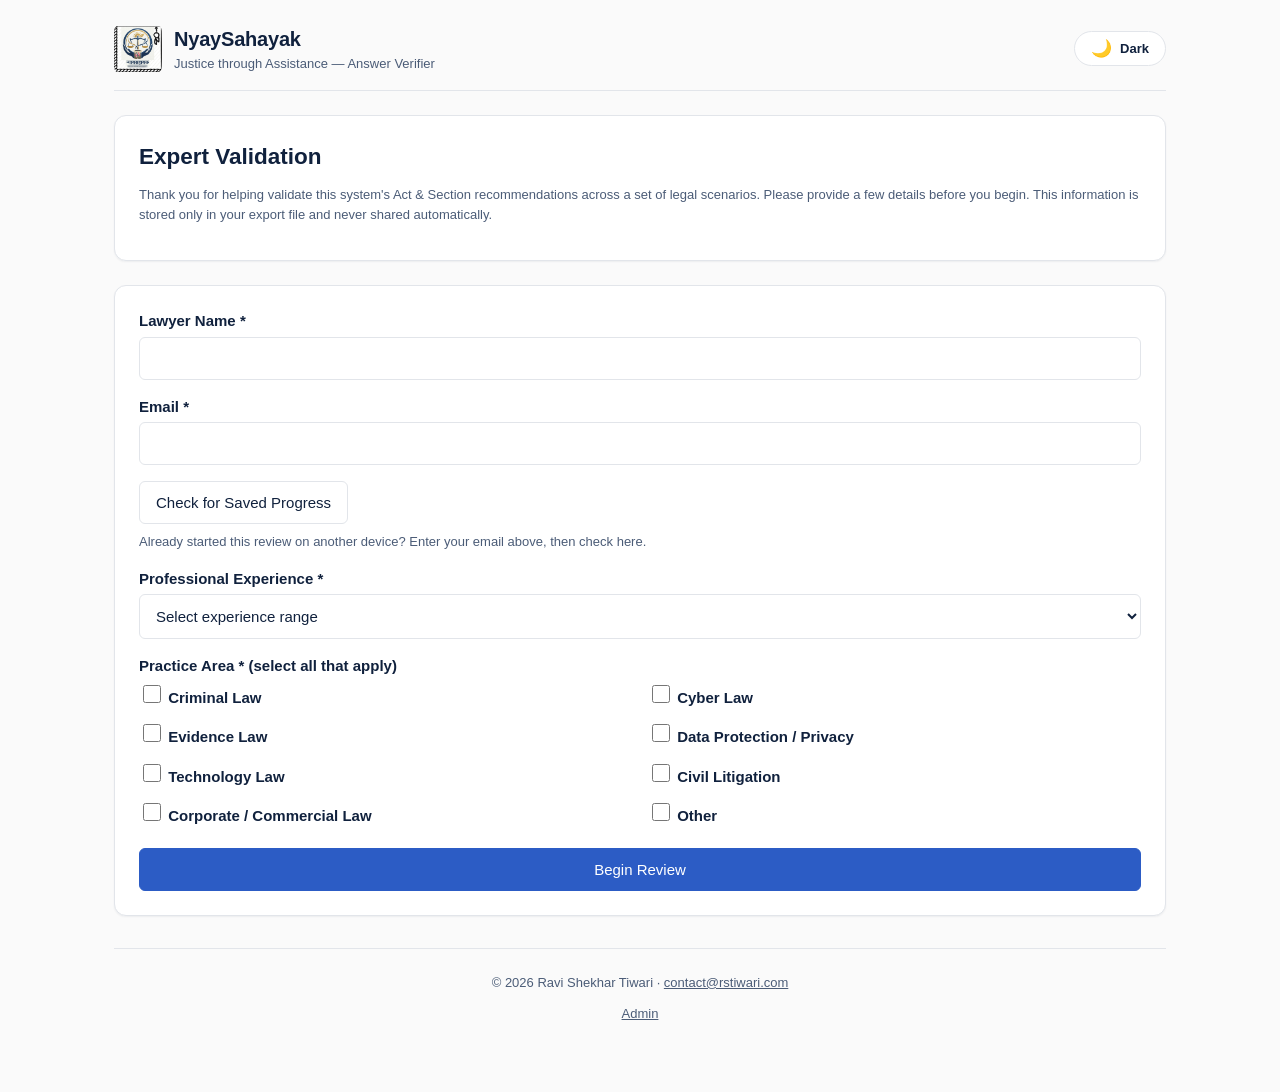
<file: index.html>
<!doctype html>
<html lang="en">
<head>
<meta charset="utf-8" />
<meta name="viewport" content="width=device-width, initial-scale=1" />
<title>NyaySahayak: Justice through Assistance — Answer Verifier</title>
<link rel="icon" href="assets/nyaysahayak-logo.gif" />
<link rel="stylesheet" href="css/style.css" />
<script>
  // Applied before first paint (outside app.js) to avoid a flash of the
  // wrong theme on load. Reads the same key app.js's theme toggle writes.
  (function () {
    try {
      var saved = window.localStorage.getItem("legal_ai_theme_v1");
      if (saved === "dark" || saved === "light") {
        document.documentElement.setAttribute("data-theme", saved);
      }
    } catch (e) {
      /* localStorage unavailable — fall back to system preference via CSS */
    }
  })();
</script>
</head>
<body>
<div class="app-shell">

  <header class="site-header">
    <div class="site-header-brand">
      <img src="assets/nyaysahayak-logo.gif" alt="NyaySahayak emblem" class="site-logo" />
      <div class="site-header-text">
        <span class="site-title">NyaySahayak</span>
        <span class="site-subtitle">Justice through Assistance — Answer Verifier</span>
      </div>
    </div>
    <button type="button" id="theme-toggle-btn" class="theme-toggle" aria-label="Switch between light and dark theme">
      <span class="theme-toggle-icon" aria-hidden="true">🌙</span>
      <span class="theme-toggle-label">Dark</span>
    </button>
  </header>

  <main>

  <!-- ============================================================ -->
  <!-- Screen: lawyer entry -->
  <!-- ============================================================ -->
  <section data-screen="lawyer-entry" class="active">
    <div class="card">
      <h1>Expert Validation</h1>
      <p class="muted">
        Thank you for helping validate this system's Act &amp; Section
        recommendations across a set of legal scenarios. Please provide a
        few details before you begin. This information is stored only in
        your export file and never shared automatically.
      </p>
    </div>

    <form class="card entry-form" id="entry-form" novalidate>
      <div class="field">
        <label for="entry-name">Lawyer Name <span aria-hidden="true">*</span></label>
        <input type="text" id="entry-name" name="name" required autocomplete="name" />
        <div class="field-error" id="entry-name-error">Please enter your name.</div>
      </div>

      <div class="field">
        <label for="entry-email">Email <span aria-hidden="true">*</span></label>
        <input type="email" id="entry-email" name="email" required autocomplete="email" />
        <div class="field-error" id="entry-email-error">Please enter a valid email address.</div>
      </div>

      <div class="field hidden" id="resume-session-wrap">
        <button type="button" class="btn" id="resume-check-btn">Check for Saved Progress</button>
        <p class="muted" style="margin-top: var(--space-2);">
          Already started this review on another device? Enter your email above, then check here.
        </p>
        <div id="resume-result" class="import-summary hidden"></div>
      </div>

      <div class="field">
        <label for="entry-experience">Professional Experience <span aria-hidden="true">*</span></label>
        <select id="entry-experience" name="experience" required>
          <option value="" disabled selected>Select experience range</option>
        </select>
        <div class="field-error" id="entry-experience-error">Please select your experience range.</div>
      </div>

      <div class="field">
        <label>Practice Area <span aria-hidden="true">*</span> (select all that apply)</label>
        <div class="checkbox-grid" id="entry-practice-areas"></div>
        <div class="field-error" id="entry-practice-error">Please select at least one practice area.</div>
      </div>

      <button type="submit" class="btn btn-primary btn-block">Begin Review</button>
    </form>
  </section>

  <!-- ============================================================ -->
  <!-- Screen: loading -->
  <!-- ============================================================ -->
  <section data-screen="loading">
    <div class="card">
      <p>Loading scenario data…</p>
    </div>
  </section>

  <!-- ============================================================ -->
  <!-- Screen: manual fallback import (default mode, bundled data missing) -->
  <!-- ============================================================ -->
  <section data-screen="manual-fallback-import">
    <div class="card">
      <h2>Load Review Session</h2>
      <p class="muted">
        No bundled scenario data was found. Please load the JSON file(s)
        provided to you for this review session.
      </p>
    </div>
    <div class="card">
      <div class="dropzone" id="fallback-dropzone">
        <p><strong>Drop JSON files here</strong></p>
        <p class="muted">or</p>
        <button type="button" class="btn btn-primary" id="fallback-choose-btn">Choose Files</button>
        <input type="file" id="fallback-file-input" accept="application/json" multiple class="hidden" />
      </div>
      <div id="fallback-errors" class="import-errors hidden"></div>
      <div id="fallback-warnings" class="import-warnings hidden"></div>
    </div>
  </section>

  <!-- ============================================================ -->
  <!-- Screen: researcher import (?researcher=true only) -->
  <!-- ============================================================ -->
  <section data-screen="researcher-import">
    <div class="card">
      <h1>Import AI Results</h1>
      <p class="muted">
        Researcher mode — drag in one or more <code>data.json</code>
        files (single object, array of objects, or multiple files are all
        supported). Duplicate <code>scenario_index</code> values are kept
        as the first-loaded copy and flagged below.
      </p>
    </div>

    <div class="card">
      <div class="dropzone" id="researcher-dropzone">
        <p><strong>Drop JSON files here</strong></p>
        <p class="muted">or</p>
        <button type="button" class="btn btn-primary" id="researcher-choose-btn">Choose Files</button>
        <input type="file" id="researcher-file-input" accept="application/json" multiple class="hidden" />
      </div>
      <div id="researcher-errors" class="import-errors hidden"></div>
      <div id="researcher-warnings" class="import-warnings hidden"></div>
      <div id="researcher-summary" class="import-summary hidden"></div>
      <div id="researcher-actions" class="hidden" style="display:flex; gap: var(--space-3); flex-wrap: wrap;">
        <button type="button" class="btn btn-primary" id="researcher-start-review-btn">Start Review with These Scenarios</button>
        <button type="button" class="btn" id="researcher-download-merged-btn">Download Merged JSON (for data/sample_results.json)</button>
      </div>
    </div>
  </section>

  <!-- ============================================================ -->
  <!-- Screen: review -->
  <!-- ============================================================ -->
  <section data-screen="review">
    <div id="researcher-banner" class="researcher-banner hidden"></div>

    <div class="progress-header">
      <h2 id="review-scenario-heading">Scenario</h2>
      <span class="muted" id="review-progress-pct"></span>
    </div>
    <div class="progress-track"><div class="progress-fill" id="review-progress-fill" style="width:0%"></div></div>

    <div class="nav-dropdown">
      <label for="nav-dropdown-select" class="muted">Jump to scenario</label>
      <select id="nav-dropdown-select"></select>
    </div>

    <div class="review-layout">
      <nav class="nav-sidebar" id="nav-sidebar">
        <h3>Scenarios</h3>
        <div id="nav-sidebar-list"></div>
      </nav>

      <div>
        <div class="card question-card">
          <h2>Scenario</h2>
          <p class="question-text" id="review-question-text"></p>
        </div>

        <div id="act-cards-container"></div>

        <div class="card" id="scenario-questions-panel"></div>

        <details class="card synthesis-panel">
          <summary>View Combined System Analysis</summary>
          <div id="synthesis-content" style="margin-top: var(--space-3);"></div>
        </details>

        <div class="review-footer">
          <button type="button" class="btn" id="review-prev-btn">Previous</button>
          <span class="autosave-note">Progress saved automatically on this device.</span>
          <div class="footer-right">
            <button type="button" class="btn" id="review-save-draft-btn">Save Draft</button>
            <button type="button" class="btn btn-primary" id="review-save-next-btn">Save &amp; Next</button>
          </div>
        </div>
      </div>
    </div>
  </section>

  <!-- ============================================================ -->
  <!-- Screen: completion -->
  <!-- ============================================================ -->
  <section data-screen="completion">
    <div class="card" id="completion-summary-card">
      <h1>Expert Review Complete</h1>
      <p id="completion-reviewer-line"></p>
      <p id="completion-count-line"></p>
      <div class="table-scroll">
        <table class="summary-table" id="completion-summary-table">
          <thead>
            <tr><th>Scenario</th><th>Correctness</th><th>Confidence</th></tr>
          </thead>
          <tbody id="completion-summary-body"></tbody>
        </table>
      </div>
    </div>

    <div class="card" id="completion-actions">
      <button type="button" class="btn" id="completion-review-btn">Review Responses</button>
      <button type="button" class="btn btn-primary" id="completion-submit-btn">Submit Evaluation</button>
    </div>

    <div class="card hidden" id="post-submit-panel">
      <h2>Thank you — your evaluation has been recorded.</h2>
      <p class="muted" id="post-submit-note"></p>
      <div style="display:flex; gap: var(--space-2); flex-wrap: wrap;">
        <button type="button" class="btn btn-primary" id="post-submit-download-btn">Download JSON Again</button>
        <button type="button" class="btn" id="post-submit-download-pdf-btn">Download PDF Summary</button>
      </div>
    </div>
  </section>

  </main>

  <footer class="site-footer">
    <p>&copy; <span id="footer-year"></span> Ravi Shekhar Tiwari · <a href="mailto:contact@rstiwari.com">contact@rstiwari.com</a></p>
    <p><a href="admin.html">Admin</a></p>
  </footer>

  <!-- ============================================================ -->
  <!-- Submit confirmation modal -->
  <!-- ============================================================ -->
  <div class="modal-overlay" id="submit-modal">
    <div class="modal-box">
      <h2>Submit Evaluation?</h2>
      <p>I confirm that these responses reflect my independent professional legal assessment.</p>
      <label class="checkbox-row">
        <input type="checkbox" id="submit-confirm-checkbox" />
        I confirm my independent assessment.
      </label>
      <div class="modal-actions">
        <button type="button" class="btn" id="submit-modal-cancel-btn">Cancel</button>
        <button type="button" class="btn btn-primary" id="submit-modal-confirm-btn" disabled>Submit</button>
      </div>
    </div>
  </div>

  <div id="error-toast"></div>

</div>

<script src="js/vendor/marked.min.js"></script>
<script src="js/vendor/purify.min.js"></script>
<script src="js/vendor/jspdf.min.js"></script>
<script src="js/vendor/supabase.min.js"></script>
<script src="js/remote_config.js" onerror="void 0"></script>
<script src="js/theme.js"></script>
<script src="js/supabase_client.js"></script>
<script src="js/parser.js"></script>
<script src="js/storage.js"></script>
<script src="js/importer.js"></script>
<script src="js/exporter.js"></script>
<script src="js/pdf_report.js"></script>
<script src="js/app.js"></script>
</body>
</html>
</file>
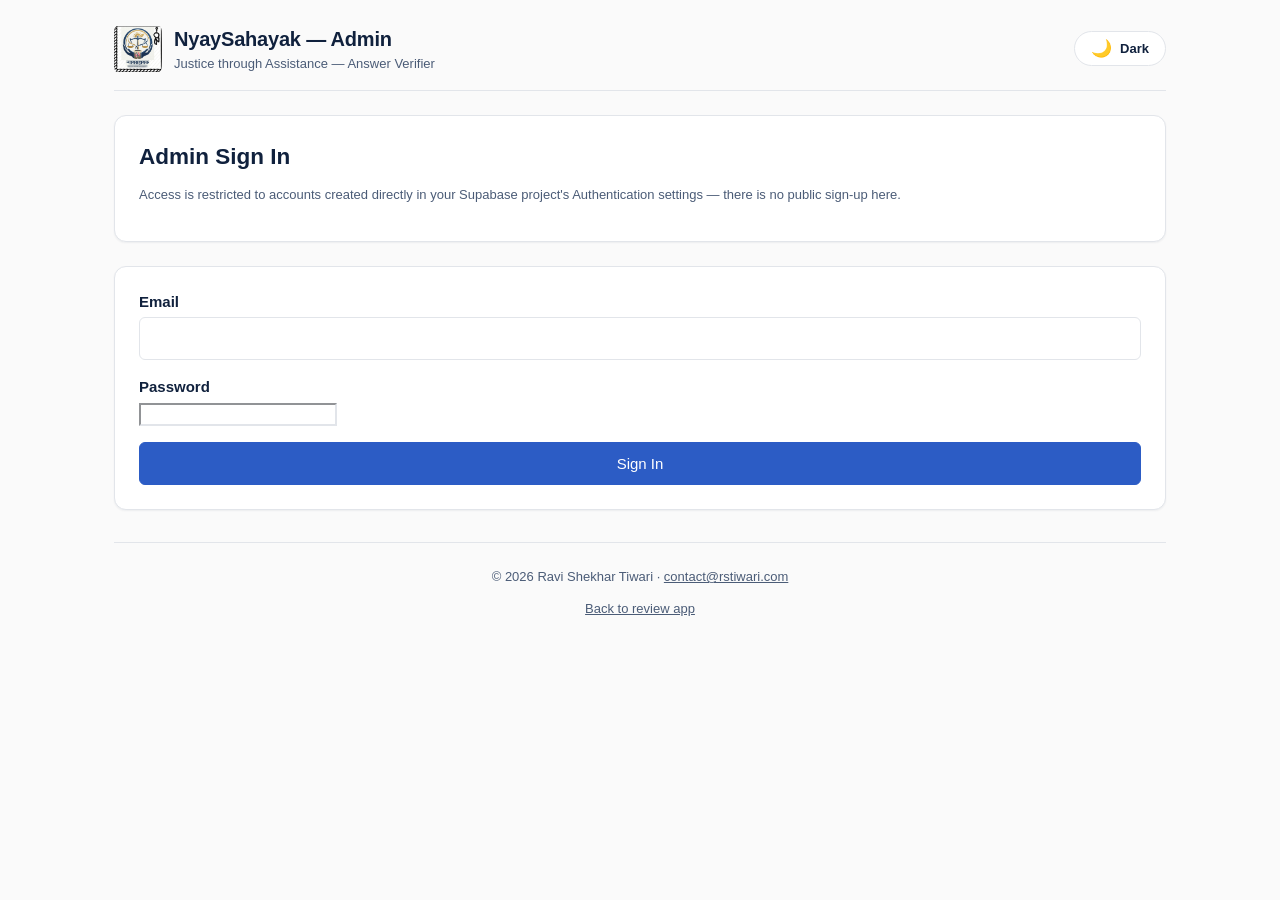
<file: admin.html>
<!doctype html>
<html lang="en">
<head>
<meta charset="utf-8" />
<meta name="viewport" content="width=device-width, initial-scale=1" />
<title>Admin — NyaySahayak Answer Verifier</title>
<link rel="icon" href="assets/nyaysahayak-logo.gif" />
<link rel="stylesheet" href="css/style.css" />
<script>
  (function () {
    try {
      var saved = window.localStorage.getItem("legal_ai_theme_v1");
      if (saved === "dark" || saved === "light") {
        document.documentElement.setAttribute("data-theme", saved);
      }
    } catch (e) {}
  })();
</script>
</head>
<body>
<div class="app-shell">

  <header class="site-header">
    <div class="site-header-brand">
      <img src="assets/nyaysahayak-logo.gif" alt="NyaySahayak emblem" class="site-logo" />
      <div class="site-header-text">
        <span class="site-title">NyaySahayak — Admin</span>
        <span class="site-subtitle">Justice through Assistance — Answer Verifier</span>
      </div>
    </div>
    <button type="button" id="theme-toggle-btn" class="theme-toggle" aria-label="Switch between light and dark theme">
      <span class="theme-toggle-icon" aria-hidden="true">🌙</span>
      <span class="theme-toggle-label">Dark</span>
    </button>
  </header>

  <main>

  <!-- ============================================================ -->
  <!-- Not configured notice -->
  <!-- ============================================================ -->
  <section data-screen="admin-not-configured">
    <div class="card">
      <h1>Admin requires remote storage</h1>
      <p>
        This admin panel reads and writes data in Supabase. It isn't
        configured on this deployment yet — copy
        <code>js/remote_config.example.js</code> to <code>js/remote_config.js</code>,
        fill in your Supabase project URL and anon key, set
        <code>enabled: true</code>, and run the SQL in
        <code>supabase/schema.sql</code>. See README.md &ldquo;Admin &amp;
        centralized storage&rdquo; for the full walkthrough.
      </p>
    </div>
  </section>

  <!-- ============================================================ -->
  <!-- Login -->
  <!-- ============================================================ -->
  <section data-screen="admin-login" class="active">
    <div class="card">
      <h1>Admin Sign In</h1>
      <p class="muted">
        Access is restricted to accounts created directly in your
        Supabase project's Authentication settings — there is no public
        sign-up here.
      </p>
    </div>
    <form class="card entry-form" id="admin-login-form" novalidate>
      <div class="field">
        <label for="admin-email">Email</label>
        <input type="email" id="admin-email" required autocomplete="username" />
      </div>
      <div class="field">
        <label for="admin-password">Password</label>
        <input type="password" id="admin-password" required autocomplete="current-password" />
      </div>
      <div id="admin-login-error" class="import-errors hidden"></div>
      <button type="submit" class="btn btn-primary btn-block" id="admin-login-btn">Sign In</button>
    </form>
  </section>

  <!-- ============================================================ -->
  <!-- Dashboard -->
  <!-- ============================================================ -->
  <section data-screen="admin-dashboard">
    <div class="card" style="display:flex; justify-content:space-between; align-items:center; flex-wrap:wrap; gap: var(--space-3);">
      <p style="margin:0;">Signed in as <strong id="admin-whoami"></strong></p>
      <button type="button" class="btn" id="admin-signout-btn">Sign Out</button>
    </div>

    <!-- Submissions -->
    <div class="card">
      <h2>Submissions</h2>
      <p class="muted">Lawyer evaluations saved centrally. Only visible here — not downloadable by the reviewing lawyer once submitted.</p>
      <div style="display:flex; gap: var(--space-2); flex-wrap: wrap; margin-bottom: var(--space-3);">
        <button type="button" class="btn" id="admin-refresh-submissions-btn">Refresh</button>
        <button type="button" class="btn" id="admin-download-all-json-btn">Download All (JSON)</button>
        <button type="button" class="btn" id="admin-download-all-csv-btn">Download All (CSV)</button>
      </div>
      <div id="admin-submissions-status" class="muted"></div>
      <div class="table-scroll">
        <table class="summary-table" id="admin-submissions-table">
          <thead>
            <tr>
              <th>Reviewer</th><th>Email</th><th>Experience</th><th>Scenarios Rated</th><th>Submitted</th><th>Duration</th><th></th>
            </tr>
          </thead>
          <tbody id="admin-submissions-body"></tbody>
        </table>
      </div>
    </div>

    <!-- Scenario data -->
    <div class="card">
      <h2>Scenario Data</h2>
      <p class="muted">
        Upload new <code>data.json</code> file(s). Publishing replaces the
        live scenario set every lawyer sees — no GitHub commit needed.
      </p>
      <div id="admin-live-status" class="import-summary"></div>

      <div class="dropzone" id="admin-scenario-dropzone">
        <p><strong>Drop JSON files here</strong></p>
        <p class="muted">or</p>
        <button type="button" class="btn btn-primary" id="admin-scenario-choose-btn">Choose Files</button>
        <input type="file" id="admin-scenario-file-input" accept="application/json" multiple class="hidden" />
      </div>
      <div id="admin-scenario-errors" class="import-errors hidden"></div>
      <div id="admin-scenario-warnings" class="import-warnings hidden"></div>
      <div id="admin-scenario-summary" class="import-summary hidden"></div>
      <button type="button" class="btn btn-primary hidden" id="admin-scenario-publish-btn">Publish as Live Scenario Data</button>
      <div id="admin-scenario-publish-status" class="muted"></div>
    </div>

    <!-- Original scenario PDFs -->
    <div class="card">
      <h2>Original Scenario PDFs</h2>
      <p class="muted">
        The system's own generated PDFs (per Act, plus the combined
        synthesis) for each scenario, bundled with this app at
        <code>data/scenario_pdfs/</code>. Download the full set as a ZIP,
        preserving the same <code>Scenario N/</code> folder structure as
        the original extraction output.
      </p>
      <button type="button" class="btn btn-primary" id="admin-download-pdfs-zip-btn">Download All Scenario PDFs (ZIP)</button>
      <div id="admin-pdfs-zip-status" class="muted" style="margin-top: var(--space-2);"></div>
    </div>
  </section>

  </main>

  <footer class="site-footer">
    <p>&copy; <span id="footer-year"></span> Ravi Shekhar Tiwari · <a href="mailto:contact@rstiwari.com">contact@rstiwari.com</a></p>
    <p><a href="index.html">Back to review app</a></p>
  </footer>

  <div id="error-toast"></div>

</div>

<script src="js/vendor/supabase.min.js"></script>
<script src="js/remote_config.js" onerror="void 0"></script>
<script src="js/theme.js"></script>
<script src="js/supabase_client.js"></script>
<script src="js/parser.js"></script>
<script src="js/importer.js"></script>
<script src="js/storage.js"></script>
<script src="js/exporter.js"></script>
<script src="js/vendor/jspdf.min.js"></script>
<script src="js/pdf_report.js"></script>
<script src="js/vendor/jszip.min.js"></script>
<script src="js/admin.js"></script>
</body>
</html>
</file>
<file: css/style.css>
/* ==========================================================================
   Design tokens
   ========================================================================== */
:root {
  --color-bg: #fafafa;
  --color-surface: #ffffff;
  --color-border: #e2e5ea;
  --color-text: #10213d;
  --color-text-muted: #4b5c77;

  --color-primary: #2c5cc5;
  --color-primary-hover: #24499e;
  --color-focus-ring: rgba(44, 92, 197, 0.35);

  /* System-extracted section chips — NEVER implies correctness */
  --color-chip-neutral-bg: #e9edf5;
  --color-chip-neutral-border: #c7d0e0;
  --color-chip-neutral-text: #2a3a5c;

  /* Lawyer's own judgment only */
  --color-lawyer-green: #1e8e3e;
  --color-lawyer-green-bg: #e6f4ea;
  --color-lawyer-red: #c5221f;
  --color-lawyer-red-bg: #fbeaea;
  --color-lawyer-unsure: #9a6b00;
  --color-lawyer-unsure-bg: #fcf3dc;
  --color-lawyer-partial: #8a5a10;
  --color-lawyer-partial-bg: #fdf3e3;
  --color-lawyer-partial-border: #b8791a;

  /* Structural surfaces that vary by theme but aren't semantic chip/lawyer colors */
  --color-hover-bg: #f2f4f8;
  --color-subtle-bg: #f7f8fb;
  --color-disabled-bg: #a9b8d8;
  --color-inverse-bg: #10213d;
  --color-inverse-text: #ffffff;

  --space-1: 4px;
  --space-2: 8px;
  --space-3: 12px;
  --space-4: 16px;
  --space-5: 24px;
  --space-6: 32px;
  --space-7: 48px;
  --space-8: 64px;

  --radius-sm: 6px;
  --radius-md: 12px;
  --shadow-card: 0 1px 2px rgba(16, 33, 61, 0.06);

  --font-family: -apple-system, BlinkMacSystemFont, "Segoe UI", Roboto, Helvetica, Arial, sans-serif;
  --font-size-sm: 13px;
  --font-size-base: 15px;
  --font-size-md: 17px;
  --font-size-lg: 20px;
  --font-size-xl: 28px;

  --transition-theme: background-color 0.15s ease, border-color 0.15s ease, color 0.15s ease;
}

/* ==========================================================================
   Dark theme — follows system preference by default; the header toggle
   (js/app.js) can force either theme explicitly via [data-theme] on <html>,
   which always wins over the system preference in both directions.
   ========================================================================== */
@media (prefers-color-scheme: dark) {
  :root:not([data-theme="light"]) {
    --color-bg: #0f1524;
    --color-surface: #171f33;
    --color-border: #2c3a56;
    --color-text: #e8ecf6;
    --color-text-muted: #9fb0cc;

    --color-primary: #6f95e6;
    --color-primary-hover: #8aa8ec;
    --color-focus-ring: rgba(111, 149, 230, 0.4);

    --color-chip-neutral-bg: #23304d;
    --color-chip-neutral-border: #3a4c74;
    --color-chip-neutral-text: #c3d1ee;

    --color-lawyer-green: #4ac47a;
    --color-lawyer-green-bg: #133523;
    --color-lawyer-red: #e6706b;
    --color-lawyer-red-bg: #3a1a1a;
    --color-lawyer-unsure: #e0b455;
    --color-lawyer-unsure-bg: #392c10;
    --color-lawyer-partial: #e0b455;
    --color-lawyer-partial-bg: #3d2f12;
    --color-lawyer-partial-border: #7a5a20;

    --color-hover-bg: #1f2942;
    --color-subtle-bg: #1c2745;
    --color-disabled-bg: #38466e;
    --color-inverse-bg: #e8ecf6;
    --color-inverse-text: #10213d;

    --shadow-card: 0 1px 2px rgba(0, 0, 0, 0.35);
  }
}
:root[data-theme="dark"] {
  --color-bg: #0f1524;
  --color-surface: #171f33;
  --color-border: #2c3a56;
  --color-text: #e8ecf6;
  --color-text-muted: #9fb0cc;

  --color-primary: #6f95e6;
  --color-primary-hover: #8aa8ec;
  --color-focus-ring: rgba(111, 149, 230, 0.4);

  --color-chip-neutral-bg: #23304d;
  --color-chip-neutral-border: #3a4c74;
  --color-chip-neutral-text: #c3d1ee;

  --color-lawyer-green: #4ac47a;
  --color-lawyer-green-bg: #133523;
  --color-lawyer-red: #e6706b;
  --color-lawyer-red-bg: #3a1a1a;
  --color-lawyer-unsure: #e0b455;
  --color-lawyer-unsure-bg: #392c10;
  --color-lawyer-partial: #e0b455;
  --color-lawyer-partial-bg: #3d2f12;
  --color-lawyer-partial-border: #7a5a20;

  --color-hover-bg: #1f2942;
  --color-subtle-bg: #1c2745;
  --color-disabled-bg: #38466e;
  --color-inverse-bg: #e8ecf6;
  --color-inverse-text: #10213d;

  --shadow-card: 0 1px 2px rgba(0, 0, 0, 0.35);
}

/* ==========================================================================
   Reset & base
   ========================================================================== */
* {
  box-sizing: border-box;
}
html,
body {
  margin: 0;
  padding: 0;
}
body {
  background: var(--color-bg);
  color: var(--color-text);
  font-family: var(--font-family);
  font-size: var(--font-size-base);
  line-height: 1.5;
  transition: var(--transition-theme);
}
h1,
h2,
h3,
h4,
p {
  margin: 0 0 var(--space-3) 0;
}
button {
  font-family: inherit;
  cursor: pointer;
}
input,
select,
textarea {
  font-family: inherit;
  font-size: var(--font-size-base);
  background: var(--color-surface);
  color: var(--color-text);
  border-color: var(--color-border);
  transition: var(--transition-theme);
}
a {
  color: var(--color-primary);
}

[data-screen] {
  display: none;
}
[data-screen].active {
  display: block;
}

.app-shell {
  max-width: 1100px;
  margin: 0 auto;
  padding: var(--space-5);
}

.card {
  background: var(--color-surface);
  border: 1px solid var(--color-border);
  border-radius: var(--radius-md);
  box-shadow: var(--shadow-card);
  padding: var(--space-5);
  margin-bottom: var(--space-5);
  transition: var(--transition-theme);
}

/* ==========================================================================
   Site header & footer (persistent across every screen)
   ========================================================================== */
.site-header {
  display: flex;
  align-items: center;
  justify-content: space-between;
  gap: var(--space-4);
  padding-bottom: var(--space-4);
  margin-bottom: var(--space-5);
  border-bottom: 1px solid var(--color-border);
}
.site-header-brand {
  display: flex;
  align-items: center;
  gap: var(--space-3);
  min-width: 0;
}
.site-logo {
  width: 48px;
  height: 48px;
  object-fit: contain;
  border-radius: var(--radius-sm);
  flex-shrink: 0;
}
.site-header-text {
  display: flex;
  flex-direction: column;
  min-width: 0;
}
.site-title {
  font-size: var(--font-size-lg);
  font-weight: 800;
  color: var(--color-text);
  letter-spacing: -0.01em;
}
.site-subtitle {
  font-size: var(--font-size-sm);
  color: var(--color-text-muted);
  white-space: nowrap;
  overflow: hidden;
  text-overflow: ellipsis;
}

.theme-toggle {
  display: inline-flex;
  align-items: center;
  gap: var(--space-2);
  border: 1px solid var(--color-border);
  background: var(--color-surface);
  color: var(--color-text);
  border-radius: 999px;
  padding: var(--space-2) var(--space-4);
  font-size: var(--font-size-sm);
  font-weight: 600;
  flex-shrink: 0;
  transition: var(--transition-theme);
}
.theme-toggle:hover {
  border-color: var(--color-primary);
}
.theme-toggle-icon {
  font-size: var(--font-size-md);
  line-height: 1;
}

.site-footer {
  margin-top: var(--space-6);
  padding: var(--space-5) 0 var(--space-6);
  border-top: 1px solid var(--color-border);
  text-align: center;
  color: var(--color-text-muted);
  font-size: var(--font-size-sm);
}
.site-footer a {
  color: var(--color-text-muted);
  text-decoration: underline;
}
.site-footer a:hover {
  color: var(--color-primary);
}

.table-scroll {
  overflow-x: auto;
}

.muted {
  color: var(--color-text-muted);
  font-size: var(--font-size-sm);
}

.hidden {
  display: none !important;
}

/* ==========================================================================
   Buttons
   ========================================================================== */
.btn {
  display: inline-flex;
  align-items: center;
  gap: var(--space-2);
  border: 1px solid var(--color-border);
  background: var(--color-surface);
  color: var(--color-text);
  border-radius: var(--radius-sm);
  padding: var(--space-3) var(--space-4);
  font-size: var(--font-size-base);
  font-weight: 500;
  transition: background 0.12s, border-color 0.12s;
}
.btn:hover {
  background: var(--color-hover-bg);
}
.btn:focus-visible {
  outline: 3px solid var(--color-focus-ring);
  outline-offset: 1px;
}
.btn-primary {
  background: var(--color-primary);
  border-color: var(--color-primary);
  color: #fff;
}
.btn-primary:hover {
  background: var(--color-primary-hover);
  border-color: var(--color-primary-hover);
}
.btn-primary:disabled {
  background: var(--color-disabled-bg);
  border-color: var(--color-disabled-bg);
  cursor: not-allowed;
}
.btn-text {
  background: transparent;
  border-color: transparent;
  color: var(--color-primary);
  padding: var(--space-2) var(--space-1);
}
.btn-text:hover {
  background: transparent;
  text-decoration: underline;
}
.btn-block {
  width: 100%;
  justify-content: center;
}

/* Choice buttons (Applicable / Not Applicable / Unsure, etc.) */
.choice-row {
  display: flex;
  flex-wrap: wrap;
  gap: var(--space-2);
  margin-bottom: var(--space-3);
}
.choice-btn {
  border: 1px solid var(--color-border);
  background: var(--color-surface);
  border-radius: var(--radius-sm);
  padding: var(--space-3) var(--space-4);
  font-size: var(--font-size-base);
  font-weight: 500;
  color: var(--color-text);
}
.choice-btn:hover {
  border-color: var(--color-primary);
}
.choice-btn.selected[data-tone="positive"] {
  background: var(--color-lawyer-green-bg);
  border-color: var(--color-lawyer-green);
  color: var(--color-lawyer-green);
}
.choice-btn.selected[data-tone="negative"] {
  background: var(--color-lawyer-red-bg);
  border-color: var(--color-lawyer-red);
  color: var(--color-lawyer-red);
}
.choice-btn.selected[data-tone="unsure"] {
  background: var(--color-lawyer-unsure-bg);
  border-color: var(--color-lawyer-unsure);
  color: var(--color-lawyer-unsure);
}
.choice-btn.selected[data-tone="neutral"] {
  background: var(--color-chip-neutral-bg);
  border-color: var(--color-primary);
  color: var(--color-primary);
}
.choice-btn.selected[data-tone="partial"] {
  background: var(--color-lawyer-partial-bg);
  border-color: var(--color-lawyer-partial-border);
  color: var(--color-lawyer-partial);
}

/* Rating scale (1-5) buttons */
.rating-row {
  display: flex;
  gap: var(--space-2);
  margin-bottom: var(--space-2);
}
.rating-btn {
  flex: 1;
  border: 1px solid var(--color-border);
  background: var(--color-surface);
  border-radius: var(--radius-sm);
  padding: var(--space-4) var(--space-2);
  text-align: center;
  font-weight: 600;
}
.rating-btn .rating-num {
  display: block;
  font-size: var(--font-size-lg);
}
.rating-btn .rating-label {
  display: block;
  font-size: var(--font-size-sm);
  font-weight: 400;
  color: var(--color-text-muted);
  margin-top: var(--space-1);
}
.rating-btn:hover {
  border-color: var(--color-primary);
}
.rating-btn.selected {
  background: var(--color-chip-neutral-bg);
  border-color: var(--color-primary);
  color: var(--color-primary-hover);
}
.rating-btn.selected .rating-label {
  color: var(--color-primary-hover);
}

/* ==========================================================================
   Chips (AI-extracted sections — strictly neutral, never green/red)
   ========================================================================== */
.chip-row {
  display: flex;
  flex-wrap: wrap;
  gap: var(--space-2);
  margin-bottom: var(--space-3);
}
.chip {
  display: inline-flex;
  align-items: center;
  background: var(--color-chip-neutral-bg);
  border: 1px solid var(--color-chip-neutral-border);
  color: var(--color-chip-neutral-text);
  border-radius: 999px;
  padding: var(--space-1) var(--space-3);
  font-size: var(--font-size-sm);
  font-weight: 600;
}
.chip.chip-added {
  background: var(--color-lawyer-green-bg);
  border-color: var(--color-lawyer-green);
  color: var(--color-lawyer-green);
}

/* ==========================================================================
   Lawyer entry screen
   ========================================================================== */
.entry-form label {
  display: block;
  font-weight: 600;
  margin-bottom: var(--space-1);
}
.entry-form .field {
  margin-bottom: var(--space-4);
}
.entry-form input[type="text"],
.entry-form input[type="email"],
.entry-form select,
.entry-form textarea {
  width: 100%;
  padding: var(--space-3);
  border: 1px solid var(--color-border);
  border-radius: var(--radius-sm);
  background: var(--color-surface);
  color: var(--color-text);
}
.entry-form input:focus,
.entry-form select:focus,
.entry-form textarea:focus {
  outline: none;
  border-color: var(--color-primary);
  box-shadow: 0 0 0 3px var(--color-focus-ring);
}
.checkbox-grid {
  display: grid;
  grid-template-columns: repeat(2, minmax(0, 1fr));
  gap: var(--space-2) var(--space-4);
}
.checkbox-row {
  display: flex;
  align-items: center;
  gap: var(--space-2);
  font-weight: 400;
}
.checkbox-row input {
  width: 18px;
  height: 18px;
}
.field-error {
  color: var(--color-lawyer-red);
  font-size: var(--font-size-sm);
  margin-top: var(--space-1);
  display: none;
}
.field-error.show {
  display: block;
}

/* ==========================================================================
   Import screens
   ========================================================================== */
.dropzone {
  border: 2px dashed var(--color-border);
  border-radius: var(--radius-md);
  padding: var(--space-8) var(--space-5);
  text-align: center;
  color: var(--color-text-muted);
  background: var(--color-surface);
  margin-bottom: var(--space-4);
  transition: border-color 0.12s, background 0.12s;
}
.dropzone.dragover {
  border-color: var(--color-primary);
  background: var(--color-chip-neutral-bg);
}
.import-summary {
  background: var(--color-chip-neutral-bg);
  border: 1px solid var(--color-chip-neutral-border);
  border-radius: var(--radius-sm);
  padding: var(--space-4);
  margin-bottom: var(--space-4);
}
.import-errors,
.import-warnings {
  border-radius: var(--radius-sm);
  padding: var(--space-3) var(--space-4);
  margin-bottom: var(--space-3);
  font-size: var(--font-size-sm);
}
.import-errors {
  background: var(--color-lawyer-red-bg);
  color: var(--color-lawyer-red);
}
.import-warnings {
  background: var(--color-lawyer-unsure-bg);
  color: var(--color-lawyer-unsure);
}
.import-errors ul,
.import-warnings ul {
  margin: var(--space-2) 0 0 var(--space-4);
  padding: 0;
}

/* ==========================================================================
   Review screen layout
   ========================================================================== */
.review-layout {
  display: grid;
  grid-template-columns: 240px 1fr;
  gap: var(--space-5);
  align-items: start;
}
.researcher-banner {
  background: var(--color-lawyer-partial-bg);
  border: 1px solid var(--color-lawyer-partial-border);
  color: var(--color-lawyer-partial);
  border-radius: var(--radius-sm);
  padding: var(--space-2) var(--space-4);
  font-size: var(--font-size-sm);
  margin-bottom: var(--space-4);
}

.progress-header {
  display: flex;
  justify-content: space-between;
  align-items: baseline;
  margin-bottom: var(--space-2);
}
.progress-track {
  height: 10px;
  background: var(--color-border);
  border-radius: 999px;
  overflow: hidden;
  margin-bottom: var(--space-5);
}
.progress-fill {
  height: 100%;
  background: var(--color-primary);
  border-radius: 999px;
  transition: width 0.2s ease;
}

.nav-sidebar {
  background: var(--color-surface);
  border: 1px solid var(--color-border);
  border-radius: var(--radius-md);
  padding: var(--space-4);
  max-height: 70vh;
  overflow-y: auto;
}
.nav-sidebar h3 {
  font-size: var(--font-size-sm);
  text-transform: uppercase;
  letter-spacing: 0.04em;
  color: var(--color-text-muted);
  margin-bottom: var(--space-3);
}
.nav-item {
  display: flex;
  align-items: center;
  justify-content: space-between;
  width: 100%;
  background: none;
  border: none;
  border-radius: var(--radius-sm);
  padding: var(--space-2) var(--space-3);
  text-align: left;
  color: var(--color-text);
  font-size: var(--font-size-sm);
}
.nav-item:hover {
  background: var(--color-chip-neutral-bg);
}
.nav-item.current {
  background: var(--color-chip-neutral-bg);
  font-weight: 700;
}
.nav-mark {
  font-weight: 700;
}
.nav-mark.done {
  color: var(--color-lawyer-green);
}
.nav-mark.current {
  color: var(--color-primary);
}

.nav-dropdown {
  display: none;
}

@media (max-width: 768px) {
  .review-layout {
    grid-template-columns: 1fr;
  }
  .nav-sidebar {
    display: none;
  }
  .nav-dropdown {
    display: block;
    margin-bottom: var(--space-4);
  }
  .checkbox-grid {
    grid-template-columns: 1fr;
  }
  .app-shell {
    padding: var(--space-4);
  }
}

/* Phones */
@media (max-width: 480px) {
  .app-shell {
    padding: var(--space-3);
  }
  .card {
    padding: var(--space-4);
  }
  .site-header {
    flex-wrap: wrap;
    row-gap: var(--space-3);
  }
  .site-subtitle {
    white-space: normal;
  }
  .rating-row {
    flex-wrap: wrap;
  }
  .rating-btn {
    flex: 1 1 calc(33.333% - var(--space-2));
    min-width: 90px;
  }
  .choice-row {
    flex-direction: column;
    align-items: stretch;
  }
  .choice-btn {
    text-align: center;
  }
  .review-footer {
    flex-direction: column;
    align-items: stretch;
    gap: var(--space-2);
  }
  .review-footer .footer-right {
    justify-content: stretch;
  }
  .review-footer .footer-right .btn {
    flex: 1;
  }
  .autosave-note {
    order: 3;
    text-align: center;
  }
  .font-size-xl,
  h1 {
    font-size: var(--font-size-lg);
  }
}

.question-card h2 {
  font-size: var(--font-size-sm);
  text-transform: uppercase;
  letter-spacing: 0.04em;
  color: var(--color-text-muted);
}
.question-text {
  font-size: var(--font-size-md);
  line-height: 1.6;
}

.act-card {
  border-left: 4px solid var(--color-chip-neutral-border);
}
.act-card h3 {
  font-size: var(--font-size-md);
}
.no-answer-banner {
  background: var(--color-chip-neutral-bg);
  border: 1px solid var(--color-chip-neutral-border);
  color: var(--color-chip-neutral-text);
  border-radius: var(--radius-sm);
  padding: var(--space-3) var(--space-4);
  margin-bottom: var(--space-3);
  font-style: italic;
}
.explanation-panel {
  background: var(--color-subtle-bg);
  border: 1px solid var(--color-border);
  border-radius: var(--radius-sm);
  padding: var(--space-4);
  margin: var(--space-3) 0;
  transition: var(--transition-theme);
}
.explanation-panel :is(h1, h2, h3, h4) {
  font-size: var(--font-size-base);
}
.section-row {
  border-top: 1px solid var(--color-border);
  padding-top: var(--space-3);
  margin-top: var(--space-3);
}
.section-row .section-name {
  font-weight: 700;
  margin-bottom: var(--space-2);
  display: block;
}
.sub-question {
  margin-top: var(--space-4);
  padding-top: var(--space-4);
  border-top: 1px solid var(--color-border);
}
.sub-question h4 {
  font-size: var(--font-size-base);
  margin-bottom: var(--space-2);
}
.inline-form-row {
  display: flex;
  gap: var(--space-2);
  flex-wrap: wrap;
  align-items: center;
  margin-top: var(--space-2);
}
.inline-form-row select,
.inline-form-row input[type="text"] {
  padding: var(--space-2) var(--space-3);
  border: 1px solid var(--color-border);
  border-radius: var(--radius-sm);
}
.checkbox-list {
  display: flex;
  flex-direction: column;
  gap: var(--space-2);
  margin-top: var(--space-2);
}

.synthesis-panel summary {
  cursor: pointer;
  font-weight: 600;
  padding: var(--space-2) 0;
}

textarea {
  width: 100%;
  min-height: 80px;
  padding: var(--space-3);
  border: 1px solid var(--color-border);
  border-radius: var(--radius-sm);
  resize: vertical;
}

.review-footer {
  display: flex;
  justify-content: space-between;
  align-items: center;
  gap: var(--space-3);
  position: sticky;
  bottom: 0;
  background: var(--color-bg);
  padding: var(--space-4) 0;
}
.review-footer .footer-right {
  display: flex;
  gap: var(--space-2);
}
.autosave-note {
  font-size: var(--font-size-sm);
  color: var(--color-text-muted);
}

/* ==========================================================================
   Completion / summary
   ========================================================================== */
.summary-table {
  width: 100%;
  border-collapse: collapse;
  margin-top: var(--space-4);
}
.summary-table th,
.summary-table td {
  text-align: left;
  padding: var(--space-2) var(--space-3);
  border-bottom: 1px solid var(--color-border);
  font-size: var(--font-size-sm);
}
.summary-table th {
  color: var(--color-text-muted);
  font-weight: 600;
}

/* ==========================================================================
   Modal
   ========================================================================== */
.modal-overlay {
  position: fixed;
  inset: 0;
  background: rgba(16, 33, 61, 0.45);
  display: none;
  align-items: center;
  justify-content: center;
  z-index: 100;
  padding: var(--space-4);
}
.modal-overlay.active {
  display: flex;
}
.modal-box {
  background: var(--color-surface);
  border-radius: var(--radius-md);
  padding: var(--space-6);
  max-width: 480px;
  width: 100%;
}
.modal-actions {
  display: flex;
  justify-content: flex-end;
  gap: var(--space-3);
  margin-top: var(--space-5);
}

/* ==========================================================================
   Toast
   ========================================================================== */
#error-toast {
  position: fixed;
  bottom: var(--space-5);
  right: var(--space-5);
  background: var(--color-inverse-bg);
  color: var(--color-inverse-text);
  padding: var(--space-3) var(--space-5);
  border-radius: var(--radius-sm);
  max-width: 360px;
  z-index: 200;
  box-shadow: 0 4px 16px rgba(16, 33, 61, 0.25);
  display: none;
}
#error-toast.show {
  display: block;
}

.progress-restored-note {
  font-size: var(--font-size-sm);
  color: var(--color-lawyer-green);
  margin-bottom: var(--space-3);
}
</file>
